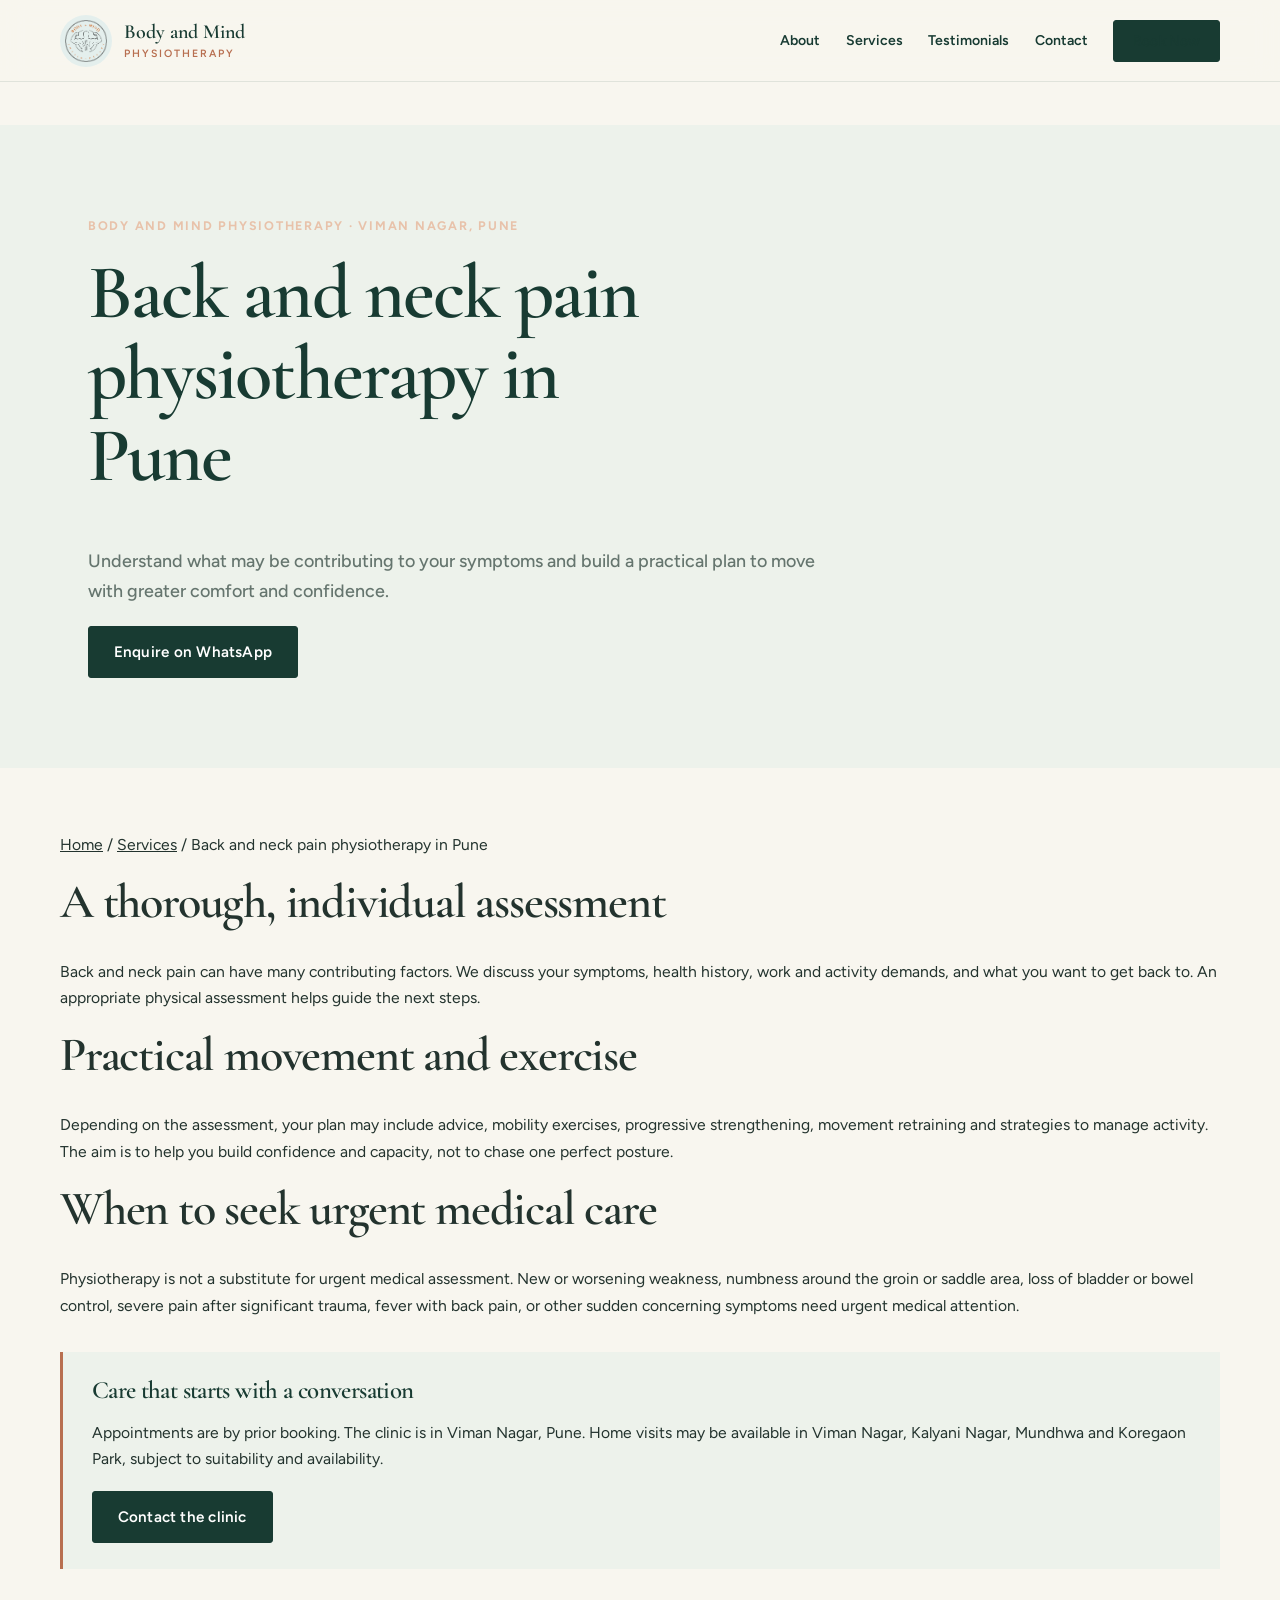
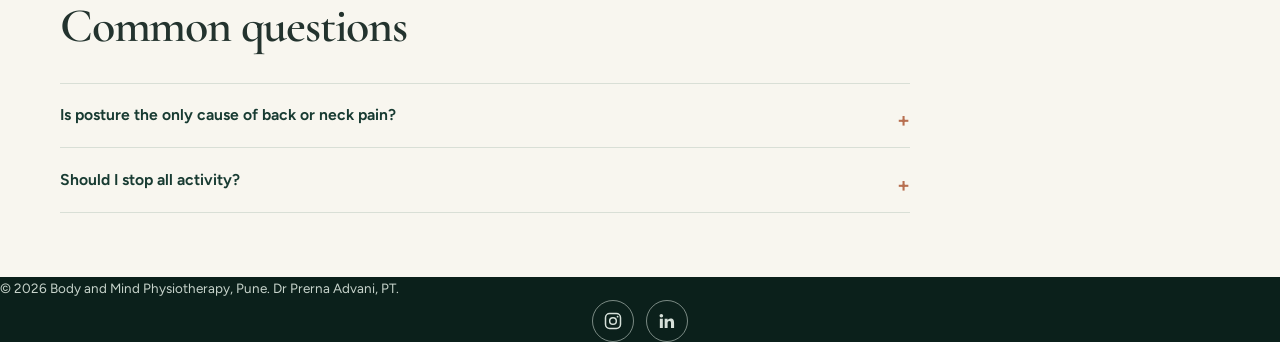
<file: back-neck-pain-physiotherapy-pune.html>
<!DOCTYPE html>
<html lang="en">
<head>
<meta charset="utf-8">
<meta name="viewport" content="width=device-width, initial-scale=1">
<meta name="theme-color" content="#183b32">
<title>Back and Neck Pain Physiotherapy in Pune | Body and Mind</title>
<meta name="description" content="Physiotherapy for back and neck pain in Viman Nagar, Pune. Individual assessment, movement advice and exercise-based rehabilitation with Dr Prerna Advani.">
<link rel="canonical" href="https://bodyandmind.co.in/back-neck-pain-physiotherapy-pune.html">
<meta property="og:type" content="website">
<meta property="og:url" content="https://bodyandmind.co.in/back-neck-pain-physiotherapy-pune.html">
<meta property="og:title" content="Back and Neck Pain Physiotherapy in Pune | Body and Mind">
<meta property="og:description" content="Physiotherapy for back and neck pain in Viman Nagar, Pune. Individual assessment, movement advice and exercise-based rehabilitation with Dr Prerna Advani.">
<meta name="twitter:card" content="summary">
<link rel="icon" href="assets/BnM Logo.png">
<link rel="preconnect" href="https://fonts.googleapis.com">
<link rel="preconnect" href="https://fonts.gstatic.com" crossorigin>
<link href="https://fonts.googleapis.com/css2?family=Cormorant+Garamond:wght@500;600;700&family=Figtree:wght@400;500;600&display=swap" rel="stylesheet">
<link rel="stylesheet" href="style.css">
<script type="application/ld+json">
{"@context":"https://schema.org","@type":"MedicalWebPage","name":"Back and Neck Pain Physiotherapy in Pune | Body and Mind","description":"Physiotherapy for back and neck pain in Viman Nagar, Pune. Individual assessment, movement advice and exercise-based rehabilitation with Dr Prerna Advani.","url":"https://bodyandmind.co.in/back-neck-pain-physiotherapy-pune.html","about":{"@type":"MedicalTherapy","name":"Back and neck pain physiotherapy in Pune"},"publisher":{"@type":"MedicalBusiness","name":"Body and Mind Physiotherapy","url":"https://bodyandmind.co.in/","telephone":"+918329706442"}}
</script>
</head>
<body>
<header class="nav">
<a href="index.html#top" class="brand"><img src="assets/BnM Logo.png" alt="Body and Mind Physiotherapy logo"><span>Body and Mind<small>Physiotherapy</small></span></a>
<button class="burger" type="button" aria-label="Toggle navigation" aria-controls="primary-nav" aria-expanded="false">Menu</button>
<nav id="primary-nav" class="service-nav">
<a href="index.html#about">About</a><a href="index.html#services">Services</a><a href="index.html#stories">Testimonials</a><a href="index.html#contact">Contact</a>
<a class="btn btn-sm" href="https://wa.me/918329706442?text=Hi%20Dr%20Prerna%2C%20I%27d%20like%20to%20enquire%20about%20an%20appointment." target="_blank" rel="noopener noreferrer">Book Now</a>
</nav>
</header>
<main class="service-page">
<section class="service-hero"><div class="wrap">
<p class="hero-kicker">Body and Mind Physiotherapy · Viman Nagar, Pune</p>
<h1>Back and neck pain physiotherapy in Pune</h1><p class="lead">Understand what may be contributing to your symptoms and build a practical plan to move with greater comfort and confidence.</p>
<a class="btn" href="https://wa.me/918329706442?text=Hi%20Dr%20Prerna%2C%20I%27d%20like%20to%20enquire%20about%20an%20appointment." target="_blank" rel="noopener noreferrer">Enquire on WhatsApp</a>
</div></section>
<div class="wrap service-content">
<p><a href="index.html">Home</a> / <a href="index.html#services">Services</a> / Back and neck pain physiotherapy in Pune</p>
<section><h2>A thorough, individual assessment</h2><p>Back and neck pain can have many contributing factors. We discuss your symptoms, health history, work and activity demands, and what you want to get back to. An appropriate physical assessment helps guide the next steps.</p></section>
<section><h2>Practical movement and exercise</h2><p>Depending on the assessment, your plan may include advice, mobility exercises, progressive strengthening, movement retraining and strategies to manage activity. The aim is to help you build confidence and capacity, not to chase one perfect posture.</p></section>
<section><h2>When to seek urgent medical care</h2><p>Physiotherapy is not a substitute for urgent medical assessment. New or worsening weakness, numbness around the groin or saddle area, loss of bladder or bowel control, severe pain after significant trauma, fever with back pain, or other sudden concerning symptoms need urgent medical attention.</p></section>
<div class="service-callout"><h3>Care that starts with a conversation</h3><p>Appointments are by prior booking. The clinic is in Viman Nagar, Pune. Home visits may be available in Viman Nagar, Kalyani Nagar, Mundhwa and Koregaon Park, subject to suitability and availability.</p><a class="btn" href="index.html#contact">Contact the clinic</a></div>
<section class="service-faq"><h2>Common questions</h2><details><summary>Is posture the only cause of back or neck pain?</summary><p>No. Symptoms can be influenced by several factors, including activity, strength, mobility, workload, recovery and health history. Assessment helps determine what is relevant in your case.</p></details>
<details><summary>Should I stop all activity?</summary><p>Not usually, but the right level of activity depends on your symptoms and health situation. We can discuss suitable modifications after assessment.</p></details></section>
</div>
</main>
<footer class="site-footer"><p>© <span id="yr"></span> Body and Mind Physiotherapy, Pune. Dr Prerna Advani, PT.</p><nav class="social-links" aria-label="Social media"><a href="https://www.instagram.com/bodynmindphysiotherapy/" target="_blank" rel="noopener noreferrer" aria-label="Instagram" title="Instagram"><svg viewBox="0 0 24 24" aria-hidden="true"><rect x="3" y="3" width="18" height="18" rx="5" fill="none" stroke="currentColor" stroke-width="1.8"/><circle cx="12" cy="12" r="4" fill="none" stroke="currentColor" stroke-width="1.8"/><circle cx="17.5" cy="6.8" r="1.1" fill="currentColor"/></svg></a><a href="https://www.linkedin.com/in/advaniprerna97/" target="_blank" rel="noopener noreferrer" aria-label="LinkedIn" title="LinkedIn"><svg viewBox="0 0 24 24" aria-hidden="true"><path fill="currentColor" d="M5.2 3.5a2.2 2.2 0 1 0 0 4.4 2.2 2.2 0 0 0 0-4.4ZM3.4 9.4H7v11.1H3.4V9.4Zm5.8 0h3.5v1.5h.1a3.8 3.8 0 0 1 3.4-1.9c3.6 0 4.3 2.3 4.3 5.3v6.2h-3.7V15c0-1.3 0-3-1.9-3s-2.2 1.4-2.2 2.9v5.6H9.2V9.4Z"/></svg></a></nav></footer>
<script src="main.js"></script>
</body></html>
</file>
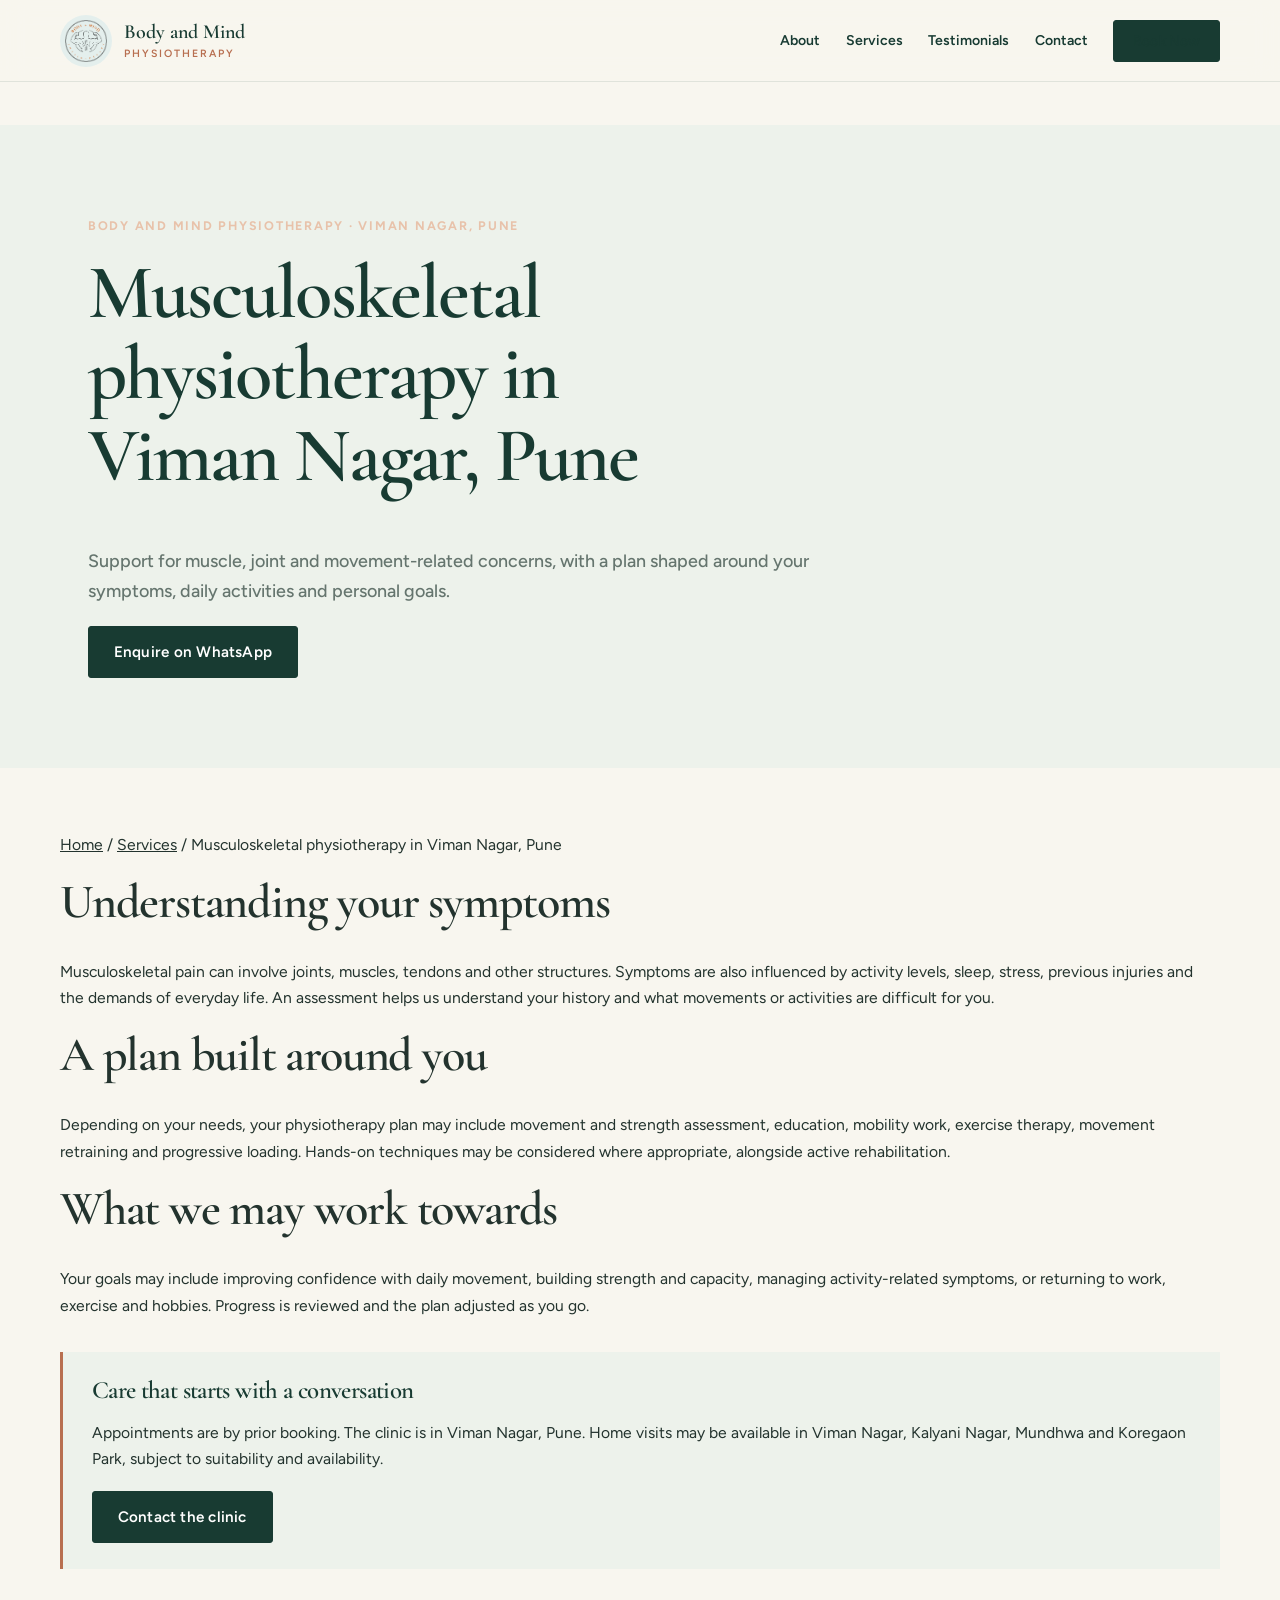
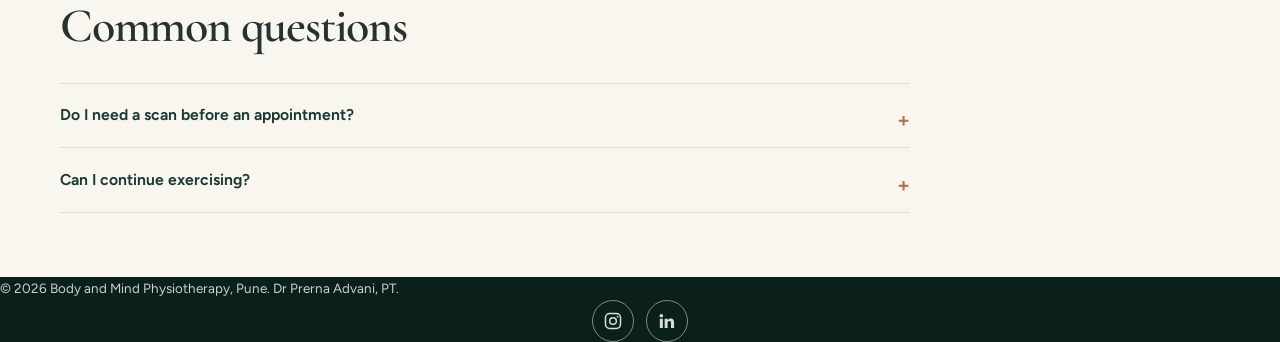
<file: musculoskeletal-physiotherapy-pune.html>
<!DOCTYPE html>
<html lang="en">
<head>
<meta charset="utf-8">
<meta name="viewport" content="width=device-width, initial-scale=1">
<meta name="theme-color" content="#183b32">
<title>Musculoskeletal Physiotherapy in Pune | Body and Mind</title>
<meta name="description" content="Personalised musculoskeletal physiotherapy in Viman Nagar, Pune with Dr Prerna Advani. Assessment and rehabilitation for pain, mobility and everyday movement.">
<link rel="canonical" href="https://bodyandmind.co.in/musculoskeletal-physiotherapy-pune.html">
<meta property="og:type" content="website">
<meta property="og:url" content="https://bodyandmind.co.in/musculoskeletal-physiotherapy-pune.html">
<meta property="og:title" content="Musculoskeletal Physiotherapy in Pune | Body and Mind">
<meta property="og:description" content="Personalised musculoskeletal physiotherapy in Viman Nagar, Pune with Dr Prerna Advani. Assessment and rehabilitation for pain, mobility and everyday movement.">
<meta name="twitter:card" content="summary">
<link rel="icon" href="assets/BnM Logo.png">
<link rel="preconnect" href="https://fonts.googleapis.com">
<link rel="preconnect" href="https://fonts.gstatic.com" crossorigin>
<link href="https://fonts.googleapis.com/css2?family=Cormorant+Garamond:wght@500;600;700&family=Figtree:wght@400;500;600&display=swap" rel="stylesheet">
<link rel="stylesheet" href="style.css">
<script type="application/ld+json">
{"@context":"https://schema.org","@type":"MedicalWebPage","name":"Musculoskeletal Physiotherapy in Pune | Body and Mind","description":"Personalised musculoskeletal physiotherapy in Viman Nagar, Pune with Dr Prerna Advani. Assessment and rehabilitation for pain, mobility and everyday movement.","url":"https://bodyandmind.co.in/musculoskeletal-physiotherapy-pune.html","about":{"@type":"MedicalTherapy","name":"Musculoskeletal physiotherapy in Viman Nagar, Pune"},"publisher":{"@type":"MedicalBusiness","name":"Body and Mind Physiotherapy","url":"https://bodyandmind.co.in/","telephone":"+918329706442"}}
</script>
</head>
<body>
<header class="nav">
<a href="index.html#top" class="brand"><img src="assets/BnM Logo.png" alt="Body and Mind Physiotherapy logo"><span>Body and Mind<small>Physiotherapy</small></span></a>
<button class="burger" type="button" aria-label="Toggle navigation" aria-controls="primary-nav" aria-expanded="false">Menu</button>
<nav id="primary-nav" class="service-nav">
<a href="index.html#about">About</a><a href="index.html#services">Services</a><a href="index.html#stories">Testimonials</a><a href="index.html#contact">Contact</a>
<a class="btn btn-sm" href="https://wa.me/918329706442?text=Hi%20Dr%20Prerna%2C%20I%27d%20like%20to%20enquire%20about%20an%20appointment." target="_blank" rel="noopener noreferrer">Book Now</a>
</nav>
</header>
<main class="service-page">
<section class="service-hero"><div class="wrap">
<p class="hero-kicker">Body and Mind Physiotherapy · Viman Nagar, Pune</p>
<h1>Musculoskeletal physiotherapy in Viman Nagar, Pune</h1><p class="lead">Support for muscle, joint and movement-related concerns, with a plan shaped around your symptoms, daily activities and personal goals.</p>
<a class="btn" href="https://wa.me/918329706442?text=Hi%20Dr%20Prerna%2C%20I%27d%20like%20to%20enquire%20about%20an%20appointment." target="_blank" rel="noopener noreferrer">Enquire on WhatsApp</a>
</div></section>
<div class="wrap service-content">
<p><a href="index.html">Home</a> / <a href="index.html#services">Services</a> / Musculoskeletal physiotherapy in Viman Nagar, Pune</p>
<section><h2>Understanding your symptoms</h2><p>Musculoskeletal pain can involve joints, muscles, tendons and other structures. Symptoms are also influenced by activity levels, sleep, stress, previous injuries and the demands of everyday life. An assessment helps us understand your history and what movements or activities are difficult for you.</p></section>
<section><h2>A plan built around you</h2><p>Depending on your needs, your physiotherapy plan may include movement and strength assessment, education, mobility work, exercise therapy, movement retraining and progressive loading. Hands-on techniques may be considered where appropriate, alongside active rehabilitation.</p></section>
<section><h2>What we may work towards</h2><p>Your goals may include improving confidence with daily movement, building strength and capacity, managing activity-related symptoms, or returning to work, exercise and hobbies. Progress is reviewed and the plan adjusted as you go.</p></section>
<div class="service-callout"><h3>Care that starts with a conversation</h3><p>Appointments are by prior booking. The clinic is in Viman Nagar, Pune. Home visits may be available in Viman Nagar, Kalyani Nagar, Mundhwa and Koregaon Park, subject to suitability and availability.</p><a class="btn" href="index.html#contact">Contact the clinic</a></div>
<section class="service-faq"><h2>Common questions</h2><details><summary>Do I need a scan before an appointment?</summary><p>Not necessarily. Bring any existing reports or scans, but an initial conversation and assessment can help determine whether further medical review or investigations may be appropriate.</p></details>
<details><summary>Can I continue exercising?</summary><p>That depends on your symptoms and assessment. We can discuss suitable activity modifications and a gradual approach to returning to exercise.</p></details></section>
</div>
</main>
<footer class="site-footer"><p>© <span id="yr"></span> Body and Mind Physiotherapy, Pune. Dr Prerna Advani, PT.</p><nav class="social-links" aria-label="Social media"><a href="https://www.instagram.com/bodynmindphysiotherapy/" target="_blank" rel="noopener noreferrer" aria-label="Instagram" title="Instagram"><svg viewBox="0 0 24 24" aria-hidden="true"><rect x="3" y="3" width="18" height="18" rx="5" fill="none" stroke="currentColor" stroke-width="1.8"/><circle cx="12" cy="12" r="4" fill="none" stroke="currentColor" stroke-width="1.8"/><circle cx="17.5" cy="6.8" r="1.1" fill="currentColor"/></svg></a><a href="https://www.linkedin.com/in/advaniprerna97/" target="_blank" rel="noopener noreferrer" aria-label="LinkedIn" title="LinkedIn"><svg viewBox="0 0 24 24" aria-hidden="true"><path fill="currentColor" d="M5.2 3.5a2.2 2.2 0 1 0 0 4.4 2.2 2.2 0 0 0 0-4.4ZM3.4 9.4H7v11.1H3.4V9.4Zm5.8 0h3.5v1.5h.1a3.8 3.8 0 0 1 3.4-1.9c3.6 0 4.3 2.3 4.3 5.3v6.2h-3.7V15c0-1.3 0-3-1.9-3s-2.2 1.4-2.2 2.9v5.6H9.2V9.4Z"/></svg></a></nav></footer>
<script src="main.js"></script>
</body></html>
</file>
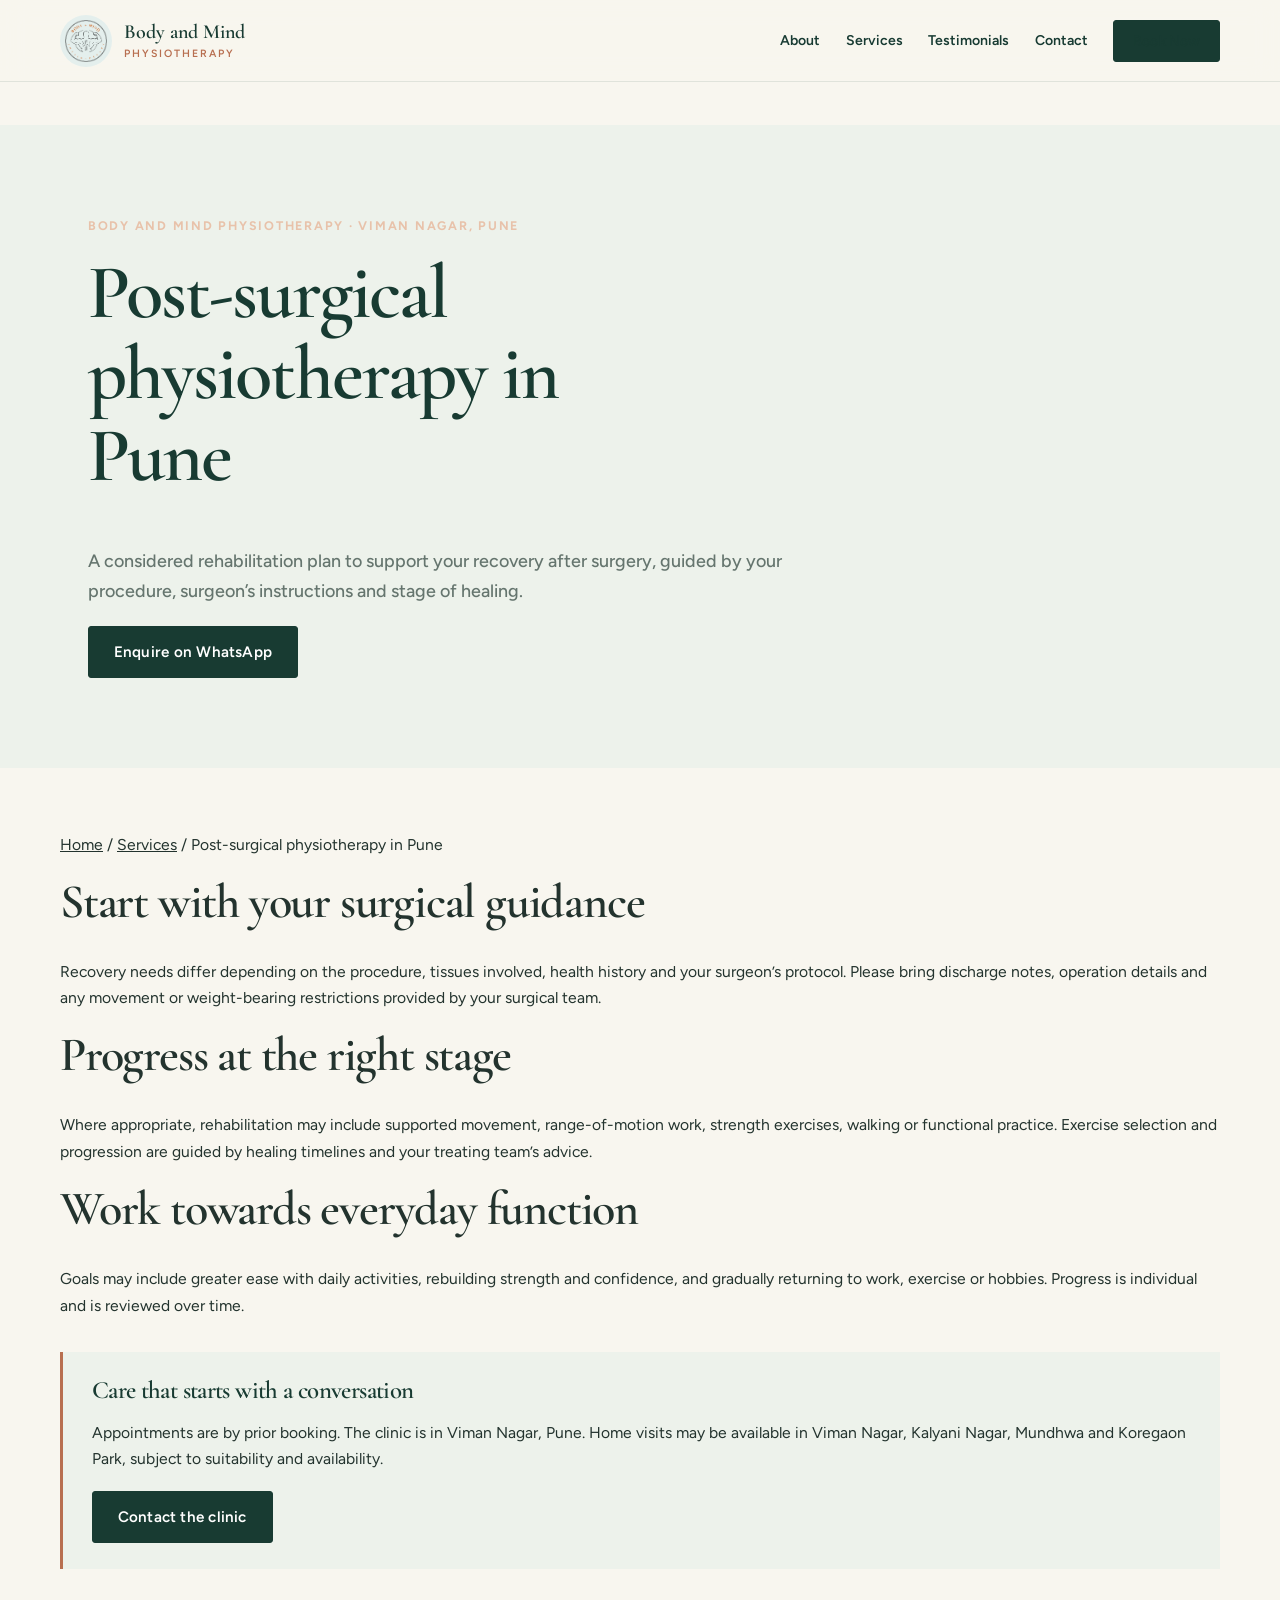
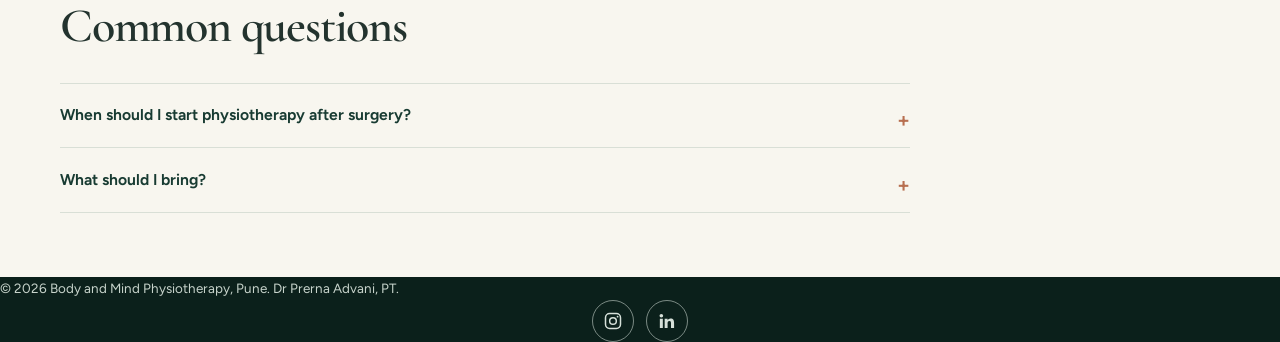
<file: post-surgical-physiotherapy-pune.html>
<!DOCTYPE html>
<html lang="en">
<head>
<meta charset="utf-8">
<meta name="viewport" content="width=device-width, initial-scale=1">
<meta name="theme-color" content="#183b32">
<title>Post-Surgical Physiotherapy in Pune | Body and Mind</title>
<meta name="description" content="Individualised post-surgical physiotherapy and rehabilitation in Viman Nagar, Pune. Dr Prerna Advani supports a gradual return to movement and function.">
<link rel="canonical" href="https://bodyandmind.co.in/post-surgical-physiotherapy-pune.html">
<meta property="og:type" content="website">
<meta property="og:url" content="https://bodyandmind.co.in/post-surgical-physiotherapy-pune.html">
<meta property="og:title" content="Post-Surgical Physiotherapy in Pune | Body and Mind">
<meta property="og:description" content="Individualised post-surgical physiotherapy and rehabilitation in Viman Nagar, Pune. Dr Prerna Advani supports a gradual return to movement and function.">
<meta name="twitter:card" content="summary">
<link rel="icon" href="assets/BnM Logo.png">
<link rel="preconnect" href="https://fonts.googleapis.com">
<link rel="preconnect" href="https://fonts.gstatic.com" crossorigin>
<link href="https://fonts.googleapis.com/css2?family=Cormorant+Garamond:wght@500;600;700&family=Figtree:wght@400;500;600&display=swap" rel="stylesheet">
<link rel="stylesheet" href="style.css">
<script type="application/ld+json">
{"@context":"https://schema.org","@type":"MedicalWebPage","name":"Post-Surgical Physiotherapy in Pune | Body and Mind","description":"Individualised post-surgical physiotherapy and rehabilitation in Viman Nagar, Pune. Dr Prerna Advani supports a gradual return to movement and function.","url":"https://bodyandmind.co.in/post-surgical-physiotherapy-pune.html","about":{"@type":"MedicalTherapy","name":"Post-surgical physiotherapy in Pune"},"publisher":{"@type":"MedicalBusiness","name":"Body and Mind Physiotherapy","url":"https://bodyandmind.co.in/","telephone":"+918329706442"}}
</script>
</head>
<body>
<header class="nav">
<a href="index.html#top" class="brand"><img src="assets/BnM Logo.png" alt="Body and Mind Physiotherapy logo"><span>Body and Mind<small>Physiotherapy</small></span></a>
<button class="burger" type="button" aria-label="Toggle navigation" aria-controls="primary-nav" aria-expanded="false">Menu</button>
<nav id="primary-nav" class="service-nav">
<a href="index.html#about">About</a><a href="index.html#services">Services</a><a href="index.html#stories">Testimonials</a><a href="index.html#contact">Contact</a>
<a class="btn btn-sm" href="https://wa.me/918329706442?text=Hi%20Dr%20Prerna%2C%20I%27d%20like%20to%20enquire%20about%20an%20appointment." target="_blank" rel="noopener noreferrer">Book Now</a>
</nav>
</header>
<main class="service-page">
<section class="service-hero"><div class="wrap">
<p class="hero-kicker">Body and Mind Physiotherapy · Viman Nagar, Pune</p>
<h1>Post-surgical physiotherapy in Pune</h1><p class="lead">A considered rehabilitation plan to support your recovery after surgery, guided by your procedure, surgeon’s instructions and stage of healing.</p>
<a class="btn" href="https://wa.me/918329706442?text=Hi%20Dr%20Prerna%2C%20I%27d%20like%20to%20enquire%20about%20an%20appointment." target="_blank" rel="noopener noreferrer">Enquire on WhatsApp</a>
</div></section>
<div class="wrap service-content">
<p><a href="index.html">Home</a> / <a href="index.html#services">Services</a> / Post-surgical physiotherapy in Pune</p>
<section><h2>Start with your surgical guidance</h2><p>Recovery needs differ depending on the procedure, tissues involved, health history and your surgeon’s protocol. Please bring discharge notes, operation details and any movement or weight-bearing restrictions provided by your surgical team.</p></section>
<section><h2>Progress at the right stage</h2><p>Where appropriate, rehabilitation may include supported movement, range-of-motion work, strength exercises, walking or functional practice. Exercise selection and progression are guided by healing timelines and your treating team’s advice.</p></section>
<section><h2>Work towards everyday function</h2><p>Goals may include greater ease with daily activities, rebuilding strength and confidence, and gradually returning to work, exercise or hobbies. Progress is individual and is reviewed over time.</p></section>
<div class="service-callout"><h3>Care that starts with a conversation</h3><p>Appointments are by prior booking. The clinic is in Viman Nagar, Pune. Home visits may be available in Viman Nagar, Kalyani Nagar, Mundhwa and Koregaon Park, subject to suitability and availability.</p><a class="btn" href="index.html#contact">Contact the clinic</a></div>
<section class="service-faq"><h2>Common questions</h2><details><summary>When should I start physiotherapy after surgery?</summary><p>Follow the timeline and precautions given by your surgeon. Contact the clinic with your procedure details and current instructions so we can discuss whether an appointment is appropriate.</p></details>
<details><summary>What should I bring?</summary><p>Bring your discharge summary, operation notes if available, medication list and any rehabilitation protocol or restrictions from your surgeon.</p></details></section>
</div>
</main>
<footer class="site-footer"><p>© <span id="yr"></span> Body and Mind Physiotherapy, Pune. Dr Prerna Advani, PT.</p><nav class="social-links" aria-label="Social media"><a href="https://www.instagram.com/bodynmindphysiotherapy/" target="_blank" rel="noopener noreferrer" aria-label="Instagram" title="Instagram"><svg viewBox="0 0 24 24" aria-hidden="true"><rect x="3" y="3" width="18" height="18" rx="5" fill="none" stroke="currentColor" stroke-width="1.8"/><circle cx="12" cy="12" r="4" fill="none" stroke="currentColor" stroke-width="1.8"/><circle cx="17.5" cy="6.8" r="1.1" fill="currentColor"/></svg></a><a href="https://www.linkedin.com/in/advaniprerna97/" target="_blank" rel="noopener noreferrer" aria-label="LinkedIn" title="LinkedIn"><svg viewBox="0 0 24 24" aria-hidden="true"><path fill="currentColor" d="M5.2 3.5a2.2 2.2 0 1 0 0 4.4 2.2 2.2 0 0 0 0-4.4ZM3.4 9.4H7v11.1H3.4V9.4Zm5.8 0h3.5v1.5h.1a3.8 3.8 0 0 1 3.4-1.9c3.6 0 4.3 2.3 4.3 5.3v6.2h-3.7V15c0-1.3 0-3-1.9-3s-2.2 1.4-2.2 2.9v5.6H9.2V9.4Z"/></svg></a></nav></footer>
<script src="main.js"></script>
</body></html>
</file>
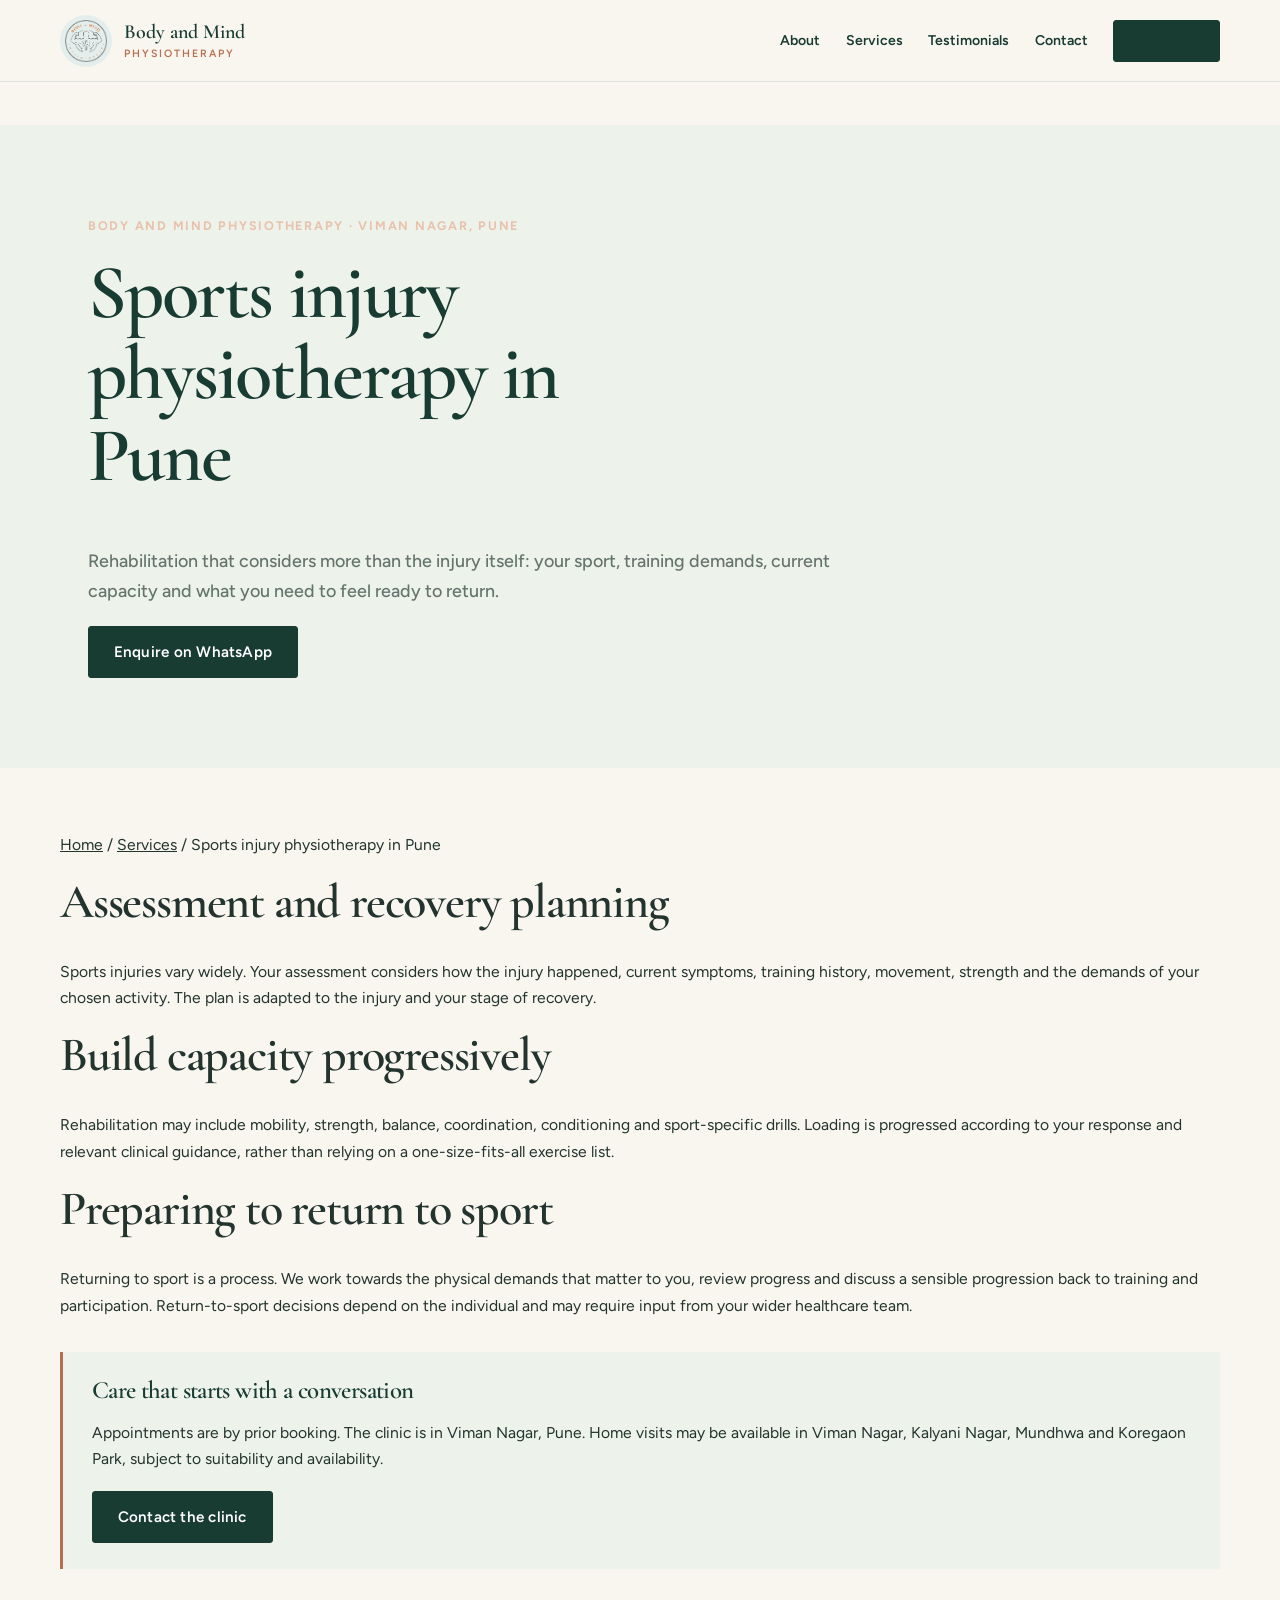
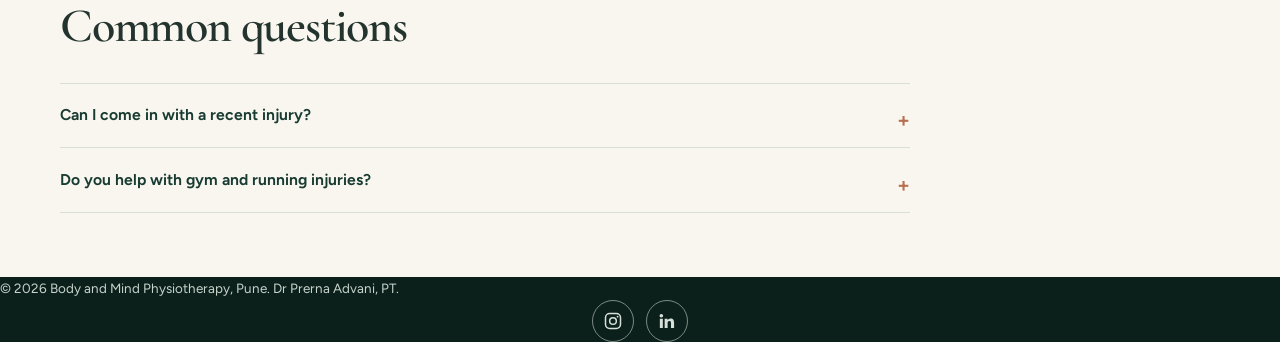
<file: sports-injury-physiotherapy-pune.html>
<!DOCTYPE html>
<html lang="en">
<head>
<meta charset="utf-8">
<meta name="viewport" content="width=device-width, initial-scale=1">
<meta name="theme-color" content="#183b32">
<title>Sports Injury Physiotherapy in Pune | Body and Mind</title>
<meta name="description" content="Sports injury rehabilitation in Viman Nagar, Pune. Individualised physiotherapy for return to running, gym, sport and training with Dr Prerna Advani.">
<link rel="canonical" href="https://bodyandmind.co.in/sports-injury-physiotherapy-pune.html">
<meta property="og:type" content="website">
<meta property="og:url" content="https://bodyandmind.co.in/sports-injury-physiotherapy-pune.html">
<meta property="og:title" content="Sports Injury Physiotherapy in Pune | Body and Mind">
<meta property="og:description" content="Sports injury rehabilitation in Viman Nagar, Pune. Individualised physiotherapy for return to running, gym, sport and training with Dr Prerna Advani.">
<meta name="twitter:card" content="summary">
<link rel="icon" href="assets/BnM Logo.png">
<link rel="preconnect" href="https://fonts.googleapis.com">
<link rel="preconnect" href="https://fonts.gstatic.com" crossorigin>
<link href="https://fonts.googleapis.com/css2?family=Cormorant+Garamond:wght@500;600;700&family=Figtree:wght@400;500;600&display=swap" rel="stylesheet">
<link rel="stylesheet" href="style.css">
<script type="application/ld+json">
{"@context":"https://schema.org","@type":"MedicalWebPage","name":"Sports Injury Physiotherapy in Pune | Body and Mind","description":"Sports injury rehabilitation in Viman Nagar, Pune. Individualised physiotherapy for return to running, gym, sport and training with Dr Prerna Advani.","url":"https://bodyandmind.co.in/sports-injury-physiotherapy-pune.html","about":{"@type":"MedicalTherapy","name":"Sports injury physiotherapy in Pune"},"publisher":{"@type":"MedicalBusiness","name":"Body and Mind Physiotherapy","url":"https://bodyandmind.co.in/","telephone":"+918329706442"}}
</script>
</head>
<body>
<header class="nav">
<a href="index.html#top" class="brand"><img src="assets/BnM Logo.png" alt="Body and Mind Physiotherapy logo"><span>Body and Mind<small>Physiotherapy</small></span></a>
<button class="burger" type="button" aria-label="Toggle navigation" aria-controls="primary-nav" aria-expanded="false">Menu</button>
<nav id="primary-nav" class="service-nav">
<a href="index.html#about">About</a><a href="index.html#services">Services</a><a href="index.html#stories">Testimonials</a><a href="index.html#contact">Contact</a>
<a class="btn btn-sm" href="https://wa.me/918329706442?text=Hi%20Dr%20Prerna%2C%20I%27d%20like%20to%20enquire%20about%20an%20appointment." target="_blank" rel="noopener noreferrer">Book Now</a>
</nav>
</header>
<main class="service-page">
<section class="service-hero"><div class="wrap">
<p class="hero-kicker">Body and Mind Physiotherapy · Viman Nagar, Pune</p>
<h1>Sports injury physiotherapy in Pune</h1><p class="lead">Rehabilitation that considers more than the injury itself: your sport, training demands, current capacity and what you need to feel ready to return.</p>
<a class="btn" href="https://wa.me/918329706442?text=Hi%20Dr%20Prerna%2C%20I%27d%20like%20to%20enquire%20about%20an%20appointment." target="_blank" rel="noopener noreferrer">Enquire on WhatsApp</a>
</div></section>
<div class="wrap service-content">
<p><a href="index.html">Home</a> / <a href="index.html#services">Services</a> / Sports injury physiotherapy in Pune</p>
<section><h2>Assessment and recovery planning</h2><p>Sports injuries vary widely. Your assessment considers how the injury happened, current symptoms, training history, movement, strength and the demands of your chosen activity. The plan is adapted to the injury and your stage of recovery.</p></section>
<section><h2>Build capacity progressively</h2><p>Rehabilitation may include mobility, strength, balance, coordination, conditioning and sport-specific drills. Loading is progressed according to your response and relevant clinical guidance, rather than relying on a one-size-fits-all exercise list.</p></section>
<section><h2>Preparing to return to sport</h2><p>Returning to sport is a process. We work towards the physical demands that matter to you, review progress and discuss a sensible progression back to training and participation. Return-to-sport decisions depend on the individual and may require input from your wider healthcare team.</p></section>
<div class="service-callout"><h3>Care that starts with a conversation</h3><p>Appointments are by prior booking. The clinic is in Viman Nagar, Pune. Home visits may be available in Viman Nagar, Kalyani Nagar, Mundhwa and Koregaon Park, subject to suitability and availability.</p><a class="btn" href="index.html#contact">Contact the clinic</a></div>
<section class="service-faq"><h2>Common questions</h2><details><summary>Can I come in with a recent injury?</summary><p>Yes, you can enquire about an assessment. If you have severe pain, significant swelling, deformity, inability to bear weight or other concerning symptoms, seek prompt medical assessment.</p></details>
<details><summary>Do you help with gym and running injuries?</summary><p>Yes. The assessment and rehabilitation plan can be tailored to gym training, running and other sporting or recreational activities.</p></details></section>
</div>
</main>
<footer class="site-footer"><p>© <span id="yr"></span> Body and Mind Physiotherapy, Pune. Dr Prerna Advani, PT.</p><nav class="social-links" aria-label="Social media"><a href="https://www.instagram.com/bodynmindphysiotherapy/" target="_blank" rel="noopener noreferrer" aria-label="Instagram" title="Instagram"><svg viewBox="0 0 24 24" aria-hidden="true"><rect x="3" y="3" width="18" height="18" rx="5" fill="none" stroke="currentColor" stroke-width="1.8"/><circle cx="12" cy="12" r="4" fill="none" stroke="currentColor" stroke-width="1.8"/><circle cx="17.5" cy="6.8" r="1.1" fill="currentColor"/></svg></a><a href="https://www.linkedin.com/in/advaniprerna97/" target="_blank" rel="noopener noreferrer" aria-label="LinkedIn" title="LinkedIn"><svg viewBox="0 0 24 24" aria-hidden="true"><path fill="currentColor" d="M5.2 3.5a2.2 2.2 0 1 0 0 4.4 2.2 2.2 0 0 0 0-4.4ZM3.4 9.4H7v11.1H3.4V9.4Zm5.8 0h3.5v1.5h.1a3.8 3.8 0 0 1 3.4-1.9c3.6 0 4.3 2.3 4.3 5.3v6.2h-3.7V15c0-1.3 0-3-1.9-3s-2.2 1.4-2.2 2.9v5.6H9.2V9.4Z"/></svg></a></nav></footer>
<script src="main.js"></script>
</body></html>
</file>
<file: style.css>
:root{
  --forest:#183b32;--forest-deep:#102b25;--sage:#dce7dc;--sage-2:#edf2eb;
  --ivory:#f8f6ef;--paper:#fffefa;--ink:#23332e;--muted:#65756e;
  --clay:#b86f50;--line:#d9dfd6;--serif:'Cormorant Garamond',Georgia,serif;
  --sans:'Figtree',system-ui,sans-serif;
}
*{box-sizing:border-box}
html{scroll-behavior:smooth;scroll-padding-top:88px}
body{margin:0;background:var(--ivory);color:var(--ink);font:400 .98rem/1.7 var(--sans);-webkit-font-smoothing:antialiased}
h1,h2,h3{font-family:var(--serif);font-weight:600;line-height:1.06;letter-spacing:-.025em;margin:0 0 .65em}
h1{font-size:clamp(2.7rem,5.8vw,4.8rem)}
h2{font-size:clamp(2.15rem,3.8vw,3.2rem)}
h3{font-size:clamp(1.3rem,2vw,1.65rem)}
p{margin:0 0 1.15rem}
a{color:inherit}
img{max-width:100%;display:block}
:focus-visible{outline:3px solid var(--clay);outline-offset:4px}
.wrap{width:min(1160px,100%);margin:0 auto;padding:0 28px}
.narrow{max-width:780px}
.two{display:grid;grid-template-columns:1fr 1fr;gap:clamp(2rem,6vw,5.5rem);align-items:center}
.sec{padding:clamp(4.5rem,9vw,8rem) 0}
.sec h2{max-width:15ch}
.btn{display:inline-flex;align-items:center;justify-content:center;min-height:52px;padding:.8rem 1.55rem;border:1px solid var(--forest);border-radius:3px;background:var(--forest);color:white;text-decoration:none;font:600 .95rem var(--sans);letter-spacing:.015em;cursor:pointer;transition:background .2s,border-color .2s,transform .2s}
.btn:hover{background:var(--clay);border-color:var(--clay);transform:translateY(-2px)}
.btn-sm{min-height:42px;padding:.55rem 1.15rem;font-size:.88rem}
.btn-line{background:transparent;color:var(--forest)}
.btn-line:hover{color:white}
.dark{background:var(--forest-deep);color:var(--ivory)}
.blue{background:var(--sage-2);color:var(--ink)}
.dark a:not(.btn){color:#dce7dc}
.strong{font-weight:700;color:#e2b69f;letter-spacing:.08em;font-size:.82rem}

/* Navigation */
.nav{position:fixed;z-index:50;inset:0 0 auto;min-height:82px;display:flex;align-items:center;justify-content:space-between;padding:12px max(28px,calc((100vw - 1160px)/2));background:rgba(248,246,239,.94);border-bottom:1px solid rgba(24,59,50,.1);backdrop-filter:blur(14px)}
.brand{display:flex;align-items:center;gap:12px;text-decoration:none;color:var(--forest);font:600 1.25rem/1 var(--serif)}
.brand img{width:52px;height:52px;object-fit:contain;border-radius:50%}
.brand small{display:block;margin-top:5px;color:var(--clay);font:600 .66rem var(--sans);letter-spacing:.19em;text-transform:uppercase}
.nav nav{display:flex;align-items:center;gap:clamp(1rem,2vw,2rem)}
.nav nav a:not(.btn){font-size:.88rem;font-weight:600;text-decoration:none;color:var(--forest)}
.nav nav a:not(.btn):hover{color:var(--clay)}
.burger{display:none;padding:.55rem .85rem;border:1px solid var(--forest);border-radius:3px;background:transparent;color:var(--forest);font:600 .9rem var(--sans)}

/* Hero */
.hero{position:relative;min-height:min(820px,100svh);height: min(900px,100svh);background:var(--forest-deep);color:white;overflow:hidden}
.slide{position:absolute;inset:0;display:flex;align-items:center;opacity:0;transition:opacity 1s ease;background:var(--forest-deep)}
.slide::before{content:"";position:absolute;inset:0;background:var(--img) center 42%/cover no-repeat;transform:scale(1.015)}
.slide::after{content:"";position:absolute;inset:0;background:linear-gradient(90deg,rgba(12,34,28,.88) 0%,rgba(12,34,28,.63) 48%,rgba(12,34,28,.14) 100%),linear-gradient(0deg,rgba(12,34,28,.28),transparent 45%)}
.slide.on{opacity:1}
.slide .inner{position:relative;z-index:1;width:min(1160px,100%);margin:72px auto 0;padding:0 28px}
.slide h1{max-width:10ch;margin:0 0 1rem}
.slide h1::first-line{color:#fff}
.slide p{max-width:38ch;font-size:clamp(1.05rem,2vw,1.3rem);line-height:1.55;color:#e6eee8}
.hero-ui{position:absolute;z-index:2;left:0;right:0;bottom:48px;width:min(1160px,100%);margin:auto;padding:0 28px;display:flex;align-items:center;gap:28px}
.hero-ui .btn{background:var(--ivory);border-color:var(--ivory);color:var(--forest)}
.hero-ui .btn:hover{background:var(--clay);border-color:var(--clay);color:white}
.dots{display:flex;gap:9px}
.dots button{width:34px;height:3px;border:0;background:rgba(255,255,255,.48);padding:0;cursor:pointer}
.dots button.on{background:#e0ad91}

/* Proof strip */
.creds{display:grid;grid-template-columns:repeat(4,1fr);gap:1.4rem;padding:2.2rem max(28px,calc((100vw - 1104px)/2));background:var(--sage);color:var(--forest)}
.creds div{font-size:.84rem;line-height:1.45}
.creds b{display:block;margin-bottom:.35rem;font:600 1.3rem/1.15 var(--serif);color:var(--forest)}

/* About */
.about{background:var(--ivory)}
.photo{position:relative}
.photo img,.ph{width:100%;aspect-ratio:4/5;object-fit:cover;border-radius:2px}
.photo::after{content:"";position:absolute;z-index:-1;inset:22px -22px -22px 22px;border:1px solid #c8d3c7}
.ph{display:grid;place-items:center;background:var(--sage);color:var(--muted);border:1px dashed #9eafa0}
.about h2{margin-bottom:.3em}
.lead{font:600 clamp(1.2rem,2vw,1.45rem)/1.3 var(--serif);color:var(--clay);margin-bottom:1.2rem}
.tick{list-style:none;padding:0;margin:1.5rem 0 0}
.tick li{position:relative;padding:.7rem 0 .7rem 1.65rem;border-top:1px solid var(--line);font-size:.95rem}
.tick li::before{content:"";position:absolute;left:2px;top:1.25rem;width:8px;height:8px;border-radius:50%;background:var(--clay)}

/* Services */
#services{background:var(--forest-deep);color:var(--ivory)}
#services .wrap>h2{max-width:none}
.cards{display:grid;grid-template-columns:repeat(3,1fr);gap:1px;margin:2.8rem 0;background:rgba(221,232,220,.2);border:1px solid rgba(221,232,220,.2)}
.cards article{min-height:260px;padding:clamp(1.35rem,2.5vw,2rem);background:var(--forest-deep);transition:background .2s}
.cards article:hover{background:#1b4036}
.cards h3{font-size:1.4rem;color:#f4e9dc}
.cards p{font-size:.94rem;line-height:1.7;color:#c8d6ce;margin:0}
.modes{display:grid;grid-template-columns:repeat(3,1fr);gap:2rem;padding:2.1rem 0 0;border-top:1px solid rgba(221,232,220,.24)}
.modes h3{font-size:1.3rem;color:#e4b79d;margin-bottom:.35rem}
.modes p{font-size:.93rem;color:#d1ddd5;margin:0}

/* Process */
#journey{background:var(--sage-2)}
#journey .steps{list-style:none;counter-reset:step;display:grid;grid-template-columns:repeat(4,1fr);gap:1rem;padding:0;margin:2.8rem 0 0}
.steps li{counter-increment:step;padding:1.65rem 1.35rem;background:var(--paper);border-top:2px solid var(--clay);box-shadow:0 12px 30px rgba(30,55,42,.045)}
.steps li::before{content:"0" counter(step);display:block;margin-bottom:1.3rem;color:var(--clay);font:600 1.35rem var(--serif)}
.steps h3{font-size:1.4rem;color:var(--forest)}
.steps p{font-size:.93rem;line-height:1.6;margin:0}

/* Testimonials */
#stories{background:#f1ece3}
#stories .two{align-items:center}
.car{min-height:240px;padding:1.8rem 2rem;background:var(--paper);border-left:3px solid var(--clay);box-shadow:0 12px 35px rgba(30,55,42,.06)}
.car blockquote{margin:0 0 1rem;font:500 clamp(1.25rem,2vw,1.65rem)/1.48 var(--serif);color:var(--forest)}
.car cite{font-size:.85rem;font-style:normal;font-weight:700;color:var(--clay)}
.car-ctl{display:flex;gap:.6rem;margin-top:1.4rem}
.car-ctl button{width:42px;height:42px;border:1px solid var(--forest);border-radius:50%;background:transparent;color:var(--forest);font-size:1.4rem;cursor:pointer}
.car-ctl button:hover{background:var(--forest);color:white}
.qr{text-align:center;padding:2rem;background:var(--sage);color:var(--forest)}
.qr img{width:170px;height:170px;margin:0 auto 1rem;padding:.55rem;background:white}
.qr p{font:600 1.35rem/1.2 var(--serif)}

/* FAQ */
#faq{background:var(--ivory)}
#faq h2{margin-bottom:1.2rem}
details{border-top:1px solid var(--line);padding:1.15rem 0}
details:last-child{border-bottom:1px solid var(--line)}
summary{cursor:pointer;font-weight:650;color:var(--forest);list-style:none}
summary::-webkit-details-marker{display:none}
summary::after{content:"+";float:right;color:var(--clay);font-size:1.3rem}
details[open] summary::after{content:"−"}
details p{margin:.7rem 0 0;color:var(--muted)}

/* Contact */
#contact{background:var(--forest-deep);color:var(--ivory)}
#contact h2{color:var(--ivory)}
#contact p{color:#d6e0d9}
#contact form{padding:clamp(1.5rem,3vw,2.3rem);background:#1b4036;border:1px solid rgba(255,255,255,.12)}
#contact form h3{color:#f2e7d9}
label{display:block;margin-bottom:1rem;color:#e6eee8;font-size:.9rem;font-weight:600}
input,textarea{display:block;width:100%;margin-top:.35rem;padding:.8rem .9rem;border:1px solid #60796e;border-radius:2px;background:#fdfcf7;color:var(--ink);font:inherit}
input:focus,textarea:focus{outline:2px solid #d5a88d;outline-offset:1px}
#contact .map{margin-top:3.5rem}
.map iframe{width:100%;height:360px;border:0;filter:saturate(.75);border-radius:2px}
footer{padding:1.4rem 1rem;background:#0b201b;color:#b9c9bf;text-align:center;font-size:.84rem}
.float{position:fixed;z-index:60;right:22px;bottom:22px;padding:.85rem 1.25rem;border:1px solid #1f9d5a;border-radius:40px;background:#16894d;color:white;text-decoration:none;font-size:.9rem;font-weight:700;box-shadow:0 8px 24px rgba(0,0,0,.2);transition:transform .2s}
.float:hover{transform:translateY(-3px)}
@media(max-width:900px){
 .nav{min-height:72px;padding:10px 20px}
 .brand img{width:44px;height:44px}
 .burger{display:block}
 .nav nav{display:none;position:absolute;top:100%;left:0;right:0;flex-direction:column;align-items:stretch;gap:.2rem;padding:1rem 20px 1.3rem;background:var(--ivory);border-bottom:1px solid var(--line);box-shadow:0 15px 25px rgba(20,40,30,.08)}
 .nav nav.open{display:flex}
 .nav nav a:not(.btn){padding:.55rem 0}
 .nav nav .btn{margin-top:.5rem}
 .two{grid-template-columns:1fr;gap:2.5rem}
 .photo{max-width:560px}
 .cards{grid-template-columns:repeat(2,1fr)}
 .steps{grid-template-columns:repeat(2,1fr)!important}
 .creds{grid-template-columns:repeat(2,1fr);padding:1.7rem 22px}
}
@media(max-width:600px){
 body{font-size:1rem}
 .wrap{padding:0 21px}
 .hero{height:86svh;min-height:620px}
 .slide::before{background-position:58% center}
 .slide::after{background:linear-gradient(90deg,rgba(12,34,28,.84),rgba(12,34,28,.42)),linear-gradient(0deg,rgba(12,34,28,.32),transparent 65%)}
 .slide .inner{padding:0 22px;margin-top:55px}
 .slide h1{font-size:clamp(3.5rem,16vw,5.2rem)}
 .slide p{font-size:1.05rem}
 .hero-ui{padding:0 22px;bottom:28px}
 .creds{gap:1.1rem}
 .creds b{font-size:1.2rem}
 .sec{padding:4.4rem 0}
 .cards,.modes{grid-template-columns:1fr}
 .cards article{min-height:0}
 #journey .steps{grid-template-columns:1fr!important}
 .steps li{padding:1.35rem}
 .car{padding:1.3rem}
 .qr{padding:1.5rem}
 .map iframe{height:290px}
 .float{right:14px;bottom:14px}
}
@media(prefers-reduced-motion:reduce){
 html{scroll-behavior:auto}
 *,*::before,*::after{transition-duration:.01ms!important;animation-duration:.01ms!important;animation-iteration-count:1!important}
}


/* Footer social icon buttons */
.site-footer{display:flex;flex-wrap:wrap;align-items:center;justify-content:center;gap:.8rem 2rem;padding:1.4rem 1rem;background:#0b201b;color:#b9c9bf;text-align:center;font-size:.84rem}
.site-footer p{margin:0}
.social-links{display:flex;align-items:center;justify-content:center;gap:.7rem}
.social-links a{display:inline-flex;width:42px;height:42px;align-items:center;justify-content:center;border:1px solid rgba(214,224,217,.55);border-radius:50%;color:#d6e0d9;text-decoration:none;transition:background .2s ease,border-color .2s ease,color .2s ease,transform .2s ease}
.social-links a:hover{background:#16894d;border-color:#16894d;color:#fff;transform:translateY(-2px)}
.social-links svg{width:20px;height:20px;flex:none}
.social-links a:focus-visible{outline:2px solid #e4b79d;outline-offset:4px}
@media(max-width:600px){.site-footer{flex-direction:column;gap:.8rem}}

/* Homepage conversion and service-page refinements */
.hero-kicker{margin:0 0 1rem!important;color:#e8c2aa!important;font-size:.78rem!important;font-weight:700;letter-spacing:.14em;text-transform:uppercase}
.slide h1{max-width:12ch;font-size:clamp(2.8rem,5.6vw,4.8rem);line-height:1.08}
.hero-note{margin-top:1.4rem!important;font-size:.88rem!important;font-weight:600;letter-spacing:.025em;color:#f1dfd2!important}
#services .cards h3 a{color:inherit;text-decoration:none}
#services .cards h3 a::after{content:" ↗";font:500 .9rem var(--sans);color:#e4b79d;white-space:nowrap}
#services .cards h3 a:hover{color:#e4b79d}
.booking-hint,.small-note{font-size:.9rem;color:#d6e0d9}
.small-note{margin-top:.8rem}
.service-page{padding-top:125px}
.service-hero{padding:clamp(3.5rem,7vw,6rem) 0;background:var(--sage-2)}
.service-hero h1{max-width:15ch;color:var(--forest);font-size:clamp(2.8rem,6vw,5.2rem)}
.service-hero .lead{max-width:62ch;color:var(--muted);font:500 1.12rem/1.7 var(--sans)}
.service-content{padding:4rem 0}
.service-content h2{font-size:clamp(2rem,4vw,3rem)}
.service-content h3{font-size:1.55rem;color:var(--forest)}
.service-content ul{padding-left:1.3rem}
.service-content li{padding:.28rem 0}
.service-callout{margin:2rem 0;padding:1.6rem 1.8rem;background:var(--sage-2);border-left:3px solid var(--clay)}
.service-callout p:last-child{margin-bottom:0}
.service-faq{max-width:850px}
.service-nav{display:flex;flex-wrap:wrap;gap:1rem 1.5rem;align-items:center}
.service-nav a{font-size:.9rem;font-weight:600;text-decoration:none;color:var(--forest)}
.service-nav a:hover{color:var(--clay)}
@media(max-width:600px){
 .slide h1{font-size:clamp(2.55rem,10.5vw,3.6rem)}
 .hero-kicker{font-size:.65rem!important;line-height:1.5}
 .hero-note{max-width:32ch}
 .service-page{padding-top:100px}
 .service-content{padding:3rem 0}
}


/* Polished hierarchy, restrained anatomical accents, clearer booking and footer */
.sec h2{margin-bottom:1rem;letter-spacing:-.035em}
.sec h2::after{
  content:"";display:block;width:54px;height:2px;margin-top:1.05rem;
  background:var(--clay);opacity:.85
}
.sec p{line-height:1.75}
.cards{gap:1px}
.cards article{padding:clamp(1.5rem,2.6vw,2.2rem)}
.cards h3{line-height:1.18}
#services .wrap>h2::before,#journey .wrap>h2::before{
  content:"";display:block;width:46px;height:46px;margin-bottom:1rem;
  background-repeat:no-repeat;background-position:center;background-size:contain;opacity:.58;
  background-image:url("data:image/svg+xml,%3Csvg xmlns='http://www.w3.org/2000/svg' viewBox='0 0 48 48' fill='none' stroke='%23b8c9bb' stroke-width='1.4' stroke-linecap='round'%3E%3Cpath d='M24 4c-5 5-5 10 0 14 5-4 5-9 0-14Zm0 14c-5 4-5 9 0 13 5-4 5-9 0-13Zm0 13c-5 4-5 9 0 13 5-4 5-9 0-13Z'/%3E%3Cpath d='M24 4v40M17 12l-7 3m21-3 7 3M17 25l-7 3m21-3 7 3'/%3E%3C/svg%3E");
}
#journey .wrap>h2::before{filter:brightness(.65);opacity:.45}
.next-step{padding:2.6rem 0;background:var(--sage);color:var(--forest);border-top:1px solid rgba(24,59,50,.08);border-bottom:1px solid rgba(24,59,50,.08)}
.next-step-inner{display:flex;align-items:center;justify-content:space-between;gap:2rem}
.next-step h2{font-size:clamp(1.9rem,3vw,2.65rem);margin:0 0 .45rem}
.next-step p{margin:0}
.next-step .eyebrow{margin:0 0 .45rem;color:var(--clay);font-size:.72rem;font-weight:700;letter-spacing:.14em;text-transform:uppercase}
.site-footer{display:block;padding:0;background:#0b201b;color:#c7d3cb;text-align:left}
.footer-main{display:grid;grid-template-columns:1.4fr .7fr 1fr;gap:3rem;padding-top:3.2rem;padding-bottom:2.8rem}
.footer-brand p{max-width:34ch;margin-top:1rem;color:#aebfb4;font-size:.92rem}
.footer-logo{display:inline-flex;flex-direction:column;color:#f8f6ef;text-decoration:none;font:600 1.7rem/1 var(--serif)}
.footer-logo span{margin-top:.45rem;color:#d5a88d;font:600 .68rem var(--sans);letter-spacing:.18em;text-transform:uppercase}
.footer-col{display:flex;flex-direction:column;align-items:flex-start;gap:.55rem}
.footer-col h3{margin:0 0 .5rem;color:#f4e9dc;font:600 1.15rem var(--serif)}
.footer-col a{color:#c7d3cb;text-decoration:none;font-size:.9rem}
.footer-col a:hover,.footer-bottom a:hover{color:#e4b79d}
.footer-col p{margin:0 0 .3rem;color:#aebfb4;font-size:.9rem;line-height:1.65}
.footer-col .social-links{margin-top:.5rem}
.footer-col .social-links a{display:inline-flex;width:38px;height:38px;align-items:center;justify-content:center;border:1px solid rgba(214,224,217,.4);border-radius:50%}
.footer-col .social-links svg{width:18px;height:18px}
.footer-bottom{display:flex;justify-content:space-between;align-items:center;gap:1rem;padding:1rem max(28px,calc((100vw - 1160px)/2));border-top:1px solid rgba(214,224,217,.16);font-size:.8rem;color:#9eafa5}
.footer-bottom p{margin:0}
.footer-bottom a{color:#c7d3cb;text-decoration:none}
@media(max-width:700px){
 .next-step-inner{align-items:flex-start;flex-direction:column}
 .footer-main{grid-template-columns:1fr 1fr;gap:2rem;padding-top:2.5rem;padding-bottom:2rem}
 .footer-brand{grid-column:1/-1}
 .footer-bottom{padding:1rem 21px;flex-direction:column;align-items:flex-start}
}
@media(max-width:420px){.footer-main{grid-template-columns:1fr}.footer-brand{grid-column:auto}}


/* How it works: keep the section heading clean, without the decorative stick motif */
#journey .wrap>h2::before{content:none!important;display:none!important}
#journey .steps p{line-height:1.68}
</file>
